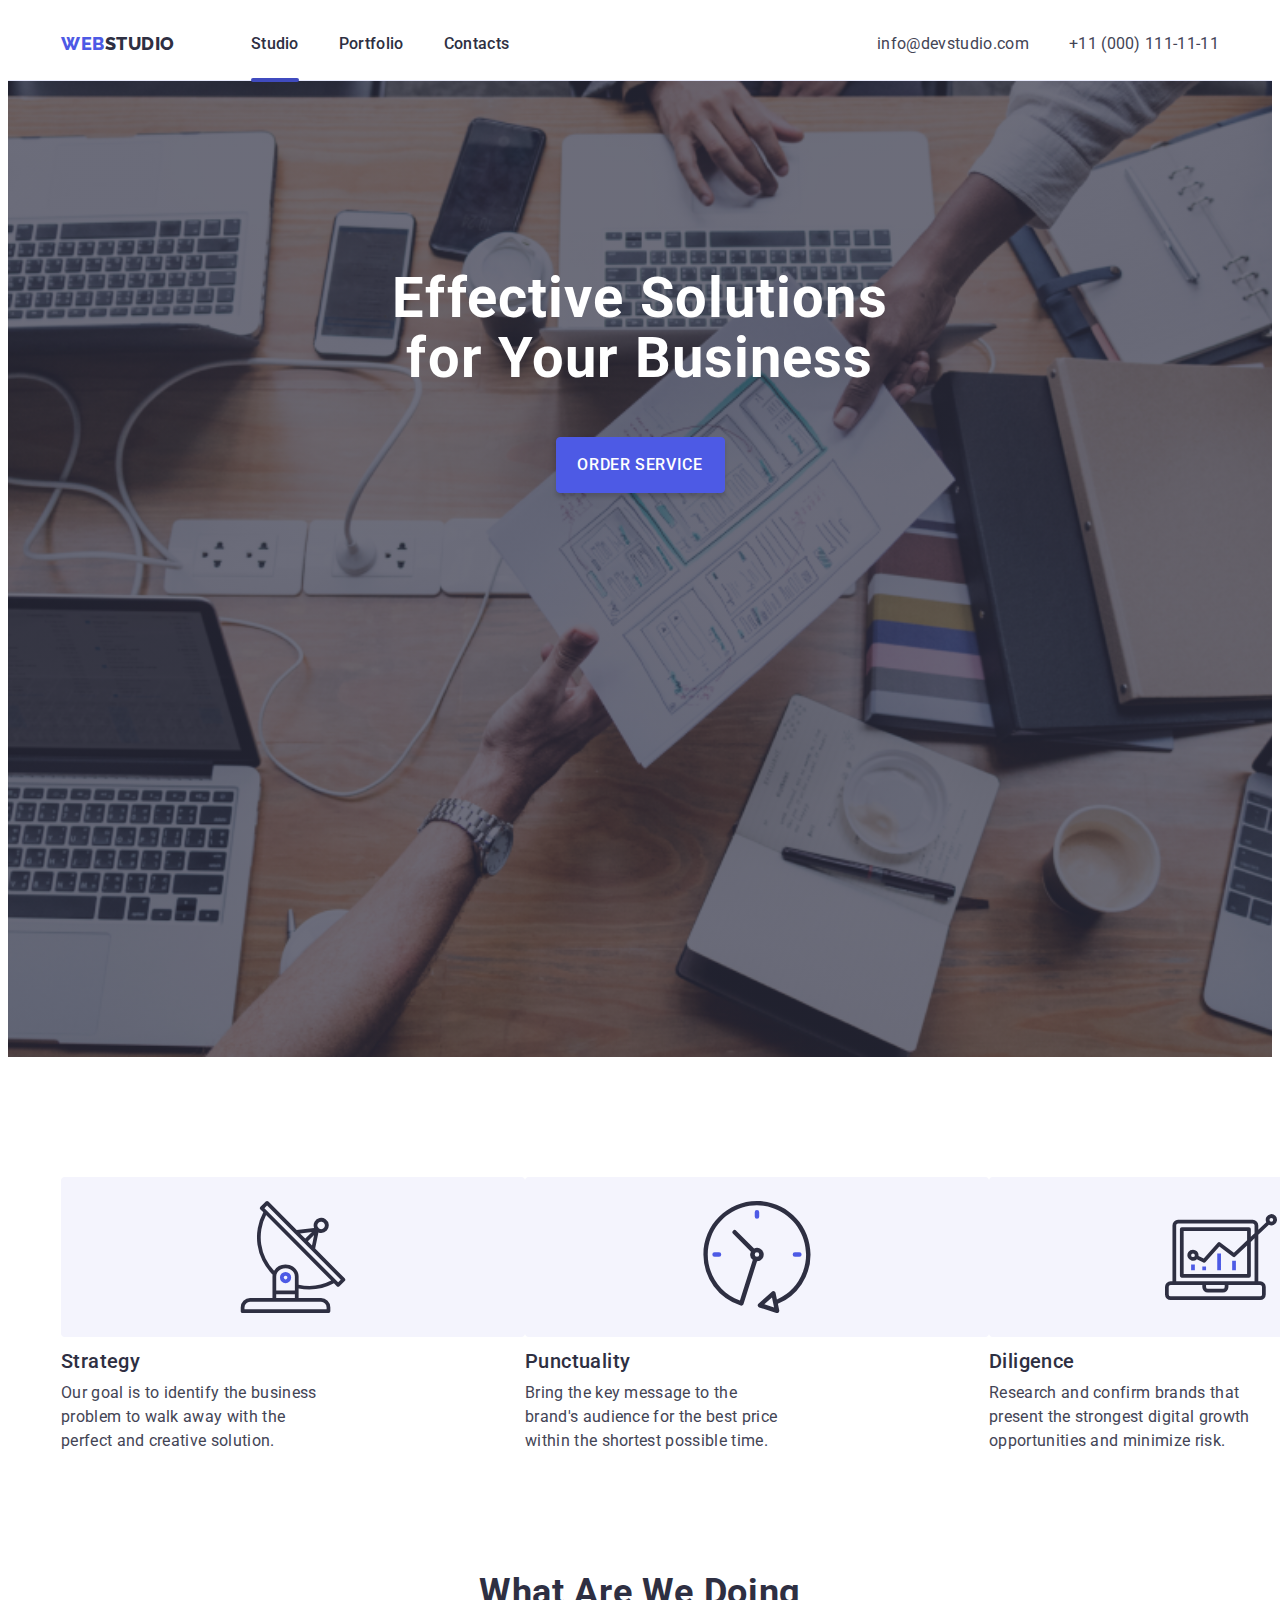
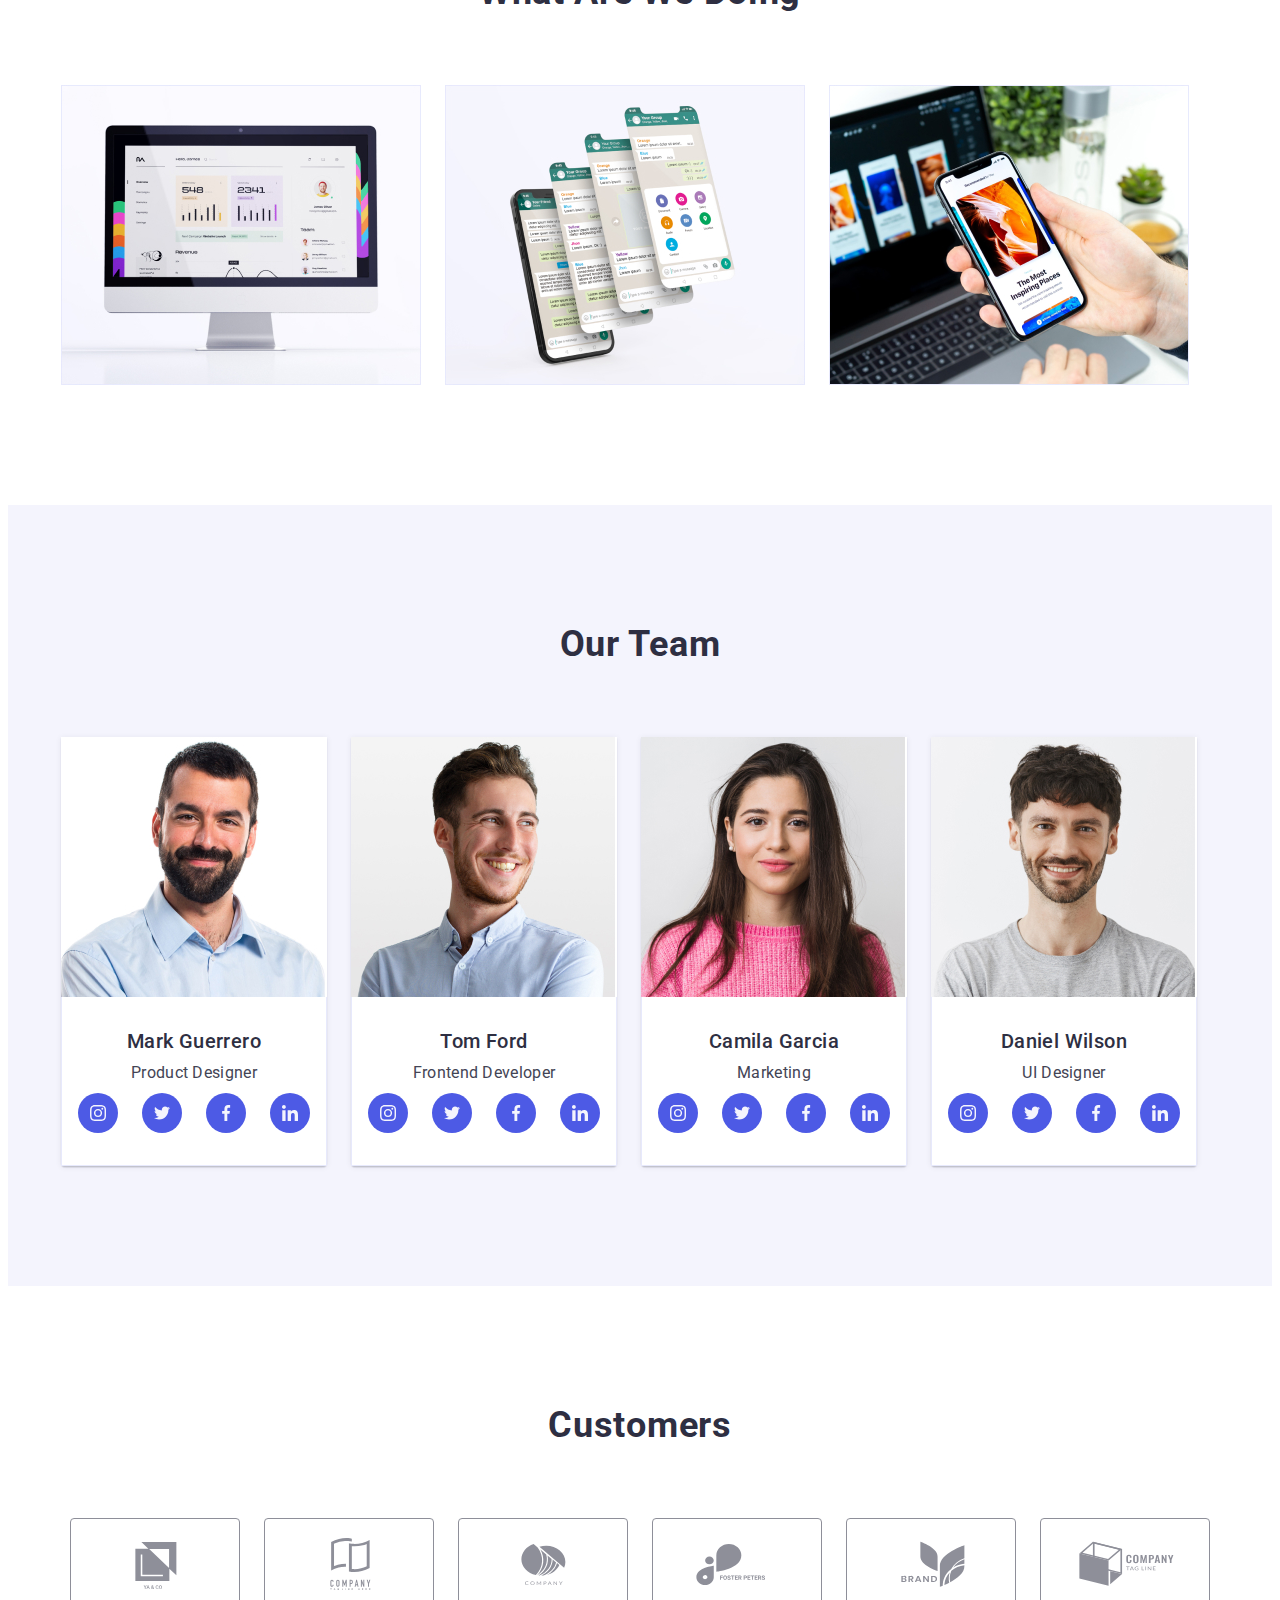
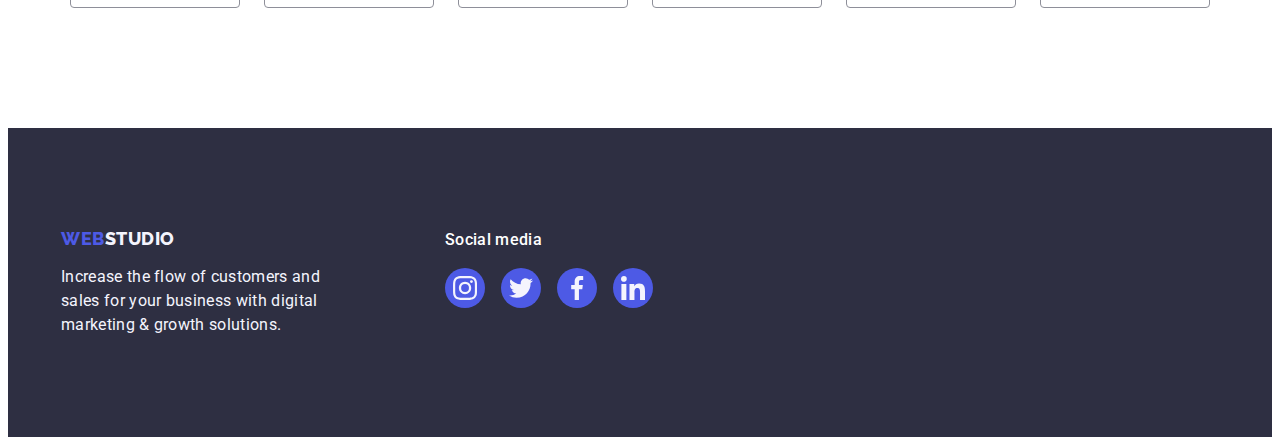
<file: index.html>
<!DOCTYPE html>
<html lang="en">
<head>
    <meta charset="UTF-8">
    <meta http-equiv="X-UA-Compatible" content="IE=edge">
    <meta name="viewport" content="width=device-width, initial-scale=1.0">
    <title>WebStudio</title>
    <link rel="preconnect" href="https://fonts.googleapis.com">
    <link rel="preconnect" href="https://fonts.gstatic.com" crossorigin>
    <link href="https://fonts.googleapis.com/css2?family=Raleway:wght@800&family=Roboto:wght@400;500;600;700&display=swap" rel="stylesheet">
    <link rel="stylesheet" href="https://cdnjs.cloudflare.com/ajax/libs/modern-normalize/1.1.0/modern-normalize.min.css" integrity="sha512-wpPYUAdjBVSE4KJnH1VR1HeZfpl1ub8YT/NKx4PuQ5NmX2tKuGu6U/JRp5y+Y8XG2tV+wKQpNHVUX03MfMFn9Q==" crossorigin="anonymous" referrerpolicy="no-referrer" />
    <link rel="stylesheet" href="./css/styles.css">
</head>
<body>
    <header class="header">
    <div class="container header-container">  
    <nav class="header-navigation">
        <a href="./index.html" class="header-logo link">Web<span class="header-span">Studio</span></a>
        <ul class="header-list list">
           <li class="header-item">
            <a class="header-link link active" href="./index.html">Studio</a>
        </li>
           <li class="header-item">
            <a class="header-link link" href="./portfolio.html">Portfolio</a>
        </li>
           <li class="header-item"><a class="header-link link" href="">Contacts</a></li>
        </ul>
    </nav>
      <address class="header-adress">
        <ul class="header-list-contacts list">
          <li class="header-item"><a class="header-contact link" href="mailto:info@devstudio.com">info@devstudio.com</a></li>
          <li class="header-item"><a class="header-contact link" href="tel:+110001111111">+11 (000) 111-11-11</a></li>
        </ul>
      </address>
    </div>  
    </header>
    <main>
        <section class="solutions">
        <div class="container">    
            <h1 class="solutions-title">Effective Solutions for Your Business</h1>
            <button class="solutions-btn" data-modal-open type="button">Order Service</button>
        </div>
        </section>
        <section class="principles">
        <div class="container">    
            <h2 hidden class="principles-title">Working principles</h2>
            
            <ul  class="principles-list list">
                <li class="principles-item">
                    <svg class="principles-feauters-icon" width="64" height="64">
                        <use href="./images/icons.svg#icon-antenna-1"></use>
                    </svg>
                    <h3 class="principles-title">Strategy</h3>
                    <p class="principles-text">Our goal is to identify the business problem to walk away with the perfect and creative solution. </p>
                
                </li>
                <li class="principles-item">
                    
                    <svg class="principles-feauters-icon" width="64" height="64">
                        <use href="./images/icons.svg#icon-clock-1"></use>
                    </svg>
                    
                    <h3 class="principles-title">Punctuality</h3>
                    <p class="principles-text">Bring the key message to the brand's audience for the best price within the shortest possible time.</p>
                
                </li>
                <li class="principles-item">
                    
                    <svg class="principles-feauters-icon" width="64" height="64">
                        <use href="./images/icons.svg#icon-diagram-1"></use>
                    </svg>
                    
                    <h3 class="principles-title">Diligence</h3>
                    <p class="principles-text">Research and confirm brands that present the strongest digital growth opportunities and minimize risk.</p>
                
                </li>
                <li class="principles-item">   
                    <svg class="principles-feauters-icon" width="64" height="64">
                        <use href="./images/icons.svg#icon-astronaut-1"></use>
                    </svg>      
                    <h3 class="principles-title">Technologies</h3>
                    <p class="principles-text">Design practice focused on digital experiences. We bring forth a deep passion for problem-solving.</p>
                
                </li>
            </ul>  
        </div>   
        </section>
            <section class="job">
            <div class="container">    
            <h2 class="job-title">What are we doing</h2>
            <ul class="job-list list">
            <li class="job-item">
                <img src="./images/computer.jpg" alt="computer" width="360" height="300">
            </li>

            <li class="job-item">
                <img src="./images/messenger.jpg" alt="mesengers" width="360" height="300">
            </li>

            <li class="job-item">
                <img src="./images/work-place.jpg" alt="smartfone" width="360" height="300">
            </li>    
            </ul>    
            </div>
        </section>
        <section class="team">
        <div class="container">
            <h2 class="team-title">Our Team</h2>
            <ul class="team-list list">
                <li class="team-item"><img src="./images/mark.jpg" alt="Mark Guerrero" width="264" height="260">
                    <div class="card-container">
                        <h3 class="team-subtitle">Mark Guerrero</h3>
                        <p class="team-text">Product Designer</p>
                        <ul class="team-soc-list list">
                            <li class="team-soc-item"><a href="" class="team-soc-link link">
                                <svg class="team-soc-icon" width="16" height="16">
                                    <use href="./images/icons.svg#icon-instagram"></use>
                                </svg>
                            </a></li>
                            <li class="team-soc-item"><a href="" class="team-soc-link link">
                                <svg class="team-soc-icon" width="16" height="16">
                                    <use href="./images/icons.svg#icon-twitter"></use>
                                </svg>
                            </a></li>
                            <li class="team-soc-item"><a href="" class="team-soc-link link">
                                <svg class="team-soc-icon" width="16" height="16">
                                    <use href="./images/icons.svg#icon-facebook"></use>
                                </svg>
                            </a></li>
                            <li class="team-soc-item"><a href="" class="team-soc-link link">
                                <svg class="team-soc-icon" width="16" height="16">
                                    <use href="./images/icons.svg#icon-linkedin"></use>
                                </svg>
                            </a></li>
                        </ul>
                    </div>
                </li>
                <li class="team-item"><img src="./images/tom.jpg" alt="Tom Ford" width="264" height="260">
                    <div class="card-container">
                        <h3 class="team-subtitle">Tom Ford</h3>
                        <p class="team-text">Frontend Developer</p>
                        <ul class="team-soc-list list">
                            <li class="team-soc-item"><a href="" class="team-soc-link link">
                                <svg class="team-soc-icon" width="16" height="16">
                                    <use href="./images/icons.svg#icon-instagram"></use>
                                </svg>
                            </a></li>
                            <li class="team-soc-item"><a href="" class="team-soc-link link">
                                <svg class="team-soc-icon" width="16" height="16">
                                    <use href="./images/icons.svg#icon-twitter"></use>
                                </svg>
                            </a></li>
                            <li class="team-soc-item"><a href="" class="team-soc-link link">
                                <svg class="team-soc-icon" width="16" height="16">
                                    <use href="./images/icons.svg#icon-facebook"></use>
                                </svg>
                            </a></li>
                            <li class="team-soc-item"><a href="" class="team-soc-link link">
                                <svg class="team-soc-icon" width="16" height="16">
                                    <use href="./images/icons.svg#icon-linkedin"></use>
                                </svg>
                            </a></li>
                        </ul>
                    </div>
                </li>
                <li class="team-item"><img src="./images/camila.jpg" alt="Camila Garcia" width="264" height="260">
                    <div class="card-container">
                        <h3 class="team-subtitle">Camila Garcia</h3>
                        <p class="team-text">Marketing</p>
                        <ul class="team-soc-list list">
                            <li class="team-soc-item"><a href="" class="team-soc-link link">
                                <svg class="team-soc-icon" width="16" height="16">
                                    <use href="./images/icons.svg#icon-instagram"></use>
                                </svg>
                            </a></li>
                            <li class="team-soc-item"><a href="" class="team-soc-link link">
                                <svg class="team-soc-icon" width="16" height="16">
                                    <use href="./images/icons.svg#icon-twitter"></use>
                                </svg>
                            </a></li>
                            <li class="team-soc-item"><a href="" class="team-soc-link link">
                                <svg class="team-soc-icon" width="16" height="16">
                                    <use href="./images/icons.svg#icon-facebook"></use>
                                </svg>
                            </a></li>
                            <li class="team-soc-item"><a href="" class="team-soc-link link">
                                <svg class="team-soc-icon" width="16" height="16">
                                    <use href="./images/icons.svg#icon-linkedin"></use>
                                </svg>
                            </a></li>
                        </ul>
                    </div>
                </li>
                <li class="team-item"><img src="./images/deniel.jpg" alt="Daniel Wilson" width="264" height="260">
                    <div class="card-container">
                        <h3 class="team-subtitle">Daniel Wilson</h3>
                        <p class="team-text">UI Designer</p>
                        <ul class="team-soc-list list">
                            <li class="team-soc-item"><a href="" class="team-soc-link link">
                                <svg class="team-soc-icon" width="16" height="16">
                                    <use href="./images/icons.svg#icon-instagram"></use>
                                </svg>
                            </a></li>
                            <li class="team-soc-item"><a href="" class="team-soc-link link">
                                <svg class="team-soc-icon" width="16" height="16">
                                    <use href="./images/icons.svg#icon-twitter"></use>
                                </svg>
                            </a></li>
                            <li class="team-soc-item"><a href="" class="team-soc-link link">
                                <svg class="team-soc-icon" width="16" height="16">
                                    <use href="./images/icons.svg#icon-facebook"></use>
                                </svg>
                            </a></li>
                            <li class="team-soc-item"><a href="" class="team-soc-link link">
                                <svg class="team-soc-icon" width="16" height="16">
                                    <use href="./images/icons.svg#icon-linkedin"></use>
                                </svg>
                            </a></li>
                        </ul>
                    </div>   
                </li>
            </ul>
        </div>
        </section>
        <section class="customers">
        <div class="container">
            <h2 class="customers-title">Customers</h4>
            <ul class="customers-list list">
                <li class="customers-item">
                <div class="customers-logos-container">
                    <a class="customers-link link" href>
                        <svg class="customers-icon" width="104" height="56">
                            <use href="./images/icons.svg#icon-Logo-0"></use>
                        </svg>
                    </a>
                </div>
                </li>
                <li class="customers-item">
                <div class="customers-logos-container">
                    <a class="customers-link link" href>
                        <svg class="customers-icon" width="104" height="56">
                            <use href="./images/icons.svg#icon-Logo-1"></use>
                        </svg>
                    </a>
                </div>
                </li>
                <li class="customers-item">
                <div class="customers-logos-container">
                    <a class="customers-link link" href>
                        <svg class="customers-icon" width="104" height="56">
                            <use href="./images/icons.svg#icon-Logo-2"></use>
                        </svg>
                    </a>
                </div>
                </li>
                <li class="customers-item">
                    <div class="customers-logos-container">
                    <a class="customers-link link" href>
                        <svg class="customers-icon" width="104" height="56">
                            <use href="./images/icons.svg#icon-Logo-3"></use>
                        </svg>
                    </a>
                </div>
                </li>
                <li class="customers-item">
                <div class="customers-logos-container">
                    <a class="customers-link link" href>
                        <svg class="customers-icon" width="104" height="56">
                            <use href="./images/icons.svg#icon-Logo-4"></use>
                        </svg>
                    </a>
                </div>
                </li>
                <li class="customers-item">
                <div class="customers-logos-container">
                    <a class="customers-link link" href>
                        <svg class="customers-icon" width="104" height="56">
                            <use href="./images/icons.svg#icon-Logo-5"></use>
                        </svg>
                    </a>
                </div>
                </li>
            </ul>
        </div>
        </section>
    </main>
    <footer class="footer">
    <div class="container footer-container">    
        <div class="footer-logotype">
            <a  class="footer-logo link" href="./index.html">Web<span class="footer-span">Studio</span></a>
            <p class="footer-text">Increase the flow of customers and sales for your business with digital marketing & growth solutions.</p>
        </div>
            <div class="footer-soc-media">
            <p class="footer-subtitle">Social media</p>
        <ul class="footer-soc-list list">
            <li class="footer-soc-item"><a href="" class="footer-soc-link link">
                <svg class="footer-soc-icon" width="24" height="24">
                    <use href="./images/icons.svg#icon-instagram"></use>
                </svg>
            </a></li>
            <li class="footer-soc-item"><a href="" class="footer-soc-link link">
                <svg class="footer-soc-icon" width="24" height="24">
                    <use href="./images/icons.svg#icon-twitter"></use>
                </svg>
            </a></li>
            <li class="footer-soc-item"><a href="" class="footer-soc-link link">
                <svg class="footer-soc-icon" width="24" height="24">
                    <use href="./images/icons.svg#icon-facebook"></use>
                </svg>
            </a></li>
            <li class="footer-soc-item"><a href="" class="footer-soc-link link">
                <svg class="footer-soc-icon" width="24" height="24">
                    <use href="./images/icons.svg#icon-linkedin"></use>
                </svg>
            </a></li>
        </ul>
        </div>
    </div>    
    </footer>
    <div class="backdrop is-hidden" data-modal>
        <div class="modal">
            <button type="button" class="modal-close" data-modal-close>
                <svg class="modal-close-icon" width="8" height="8">
                    <use href="./images/icons.svg#icon-close-black"></use>
                </svg>
            </button>
        </div>
    </div>

    <script src="./js/modal.js"></script>
</body>
</html>
</file>
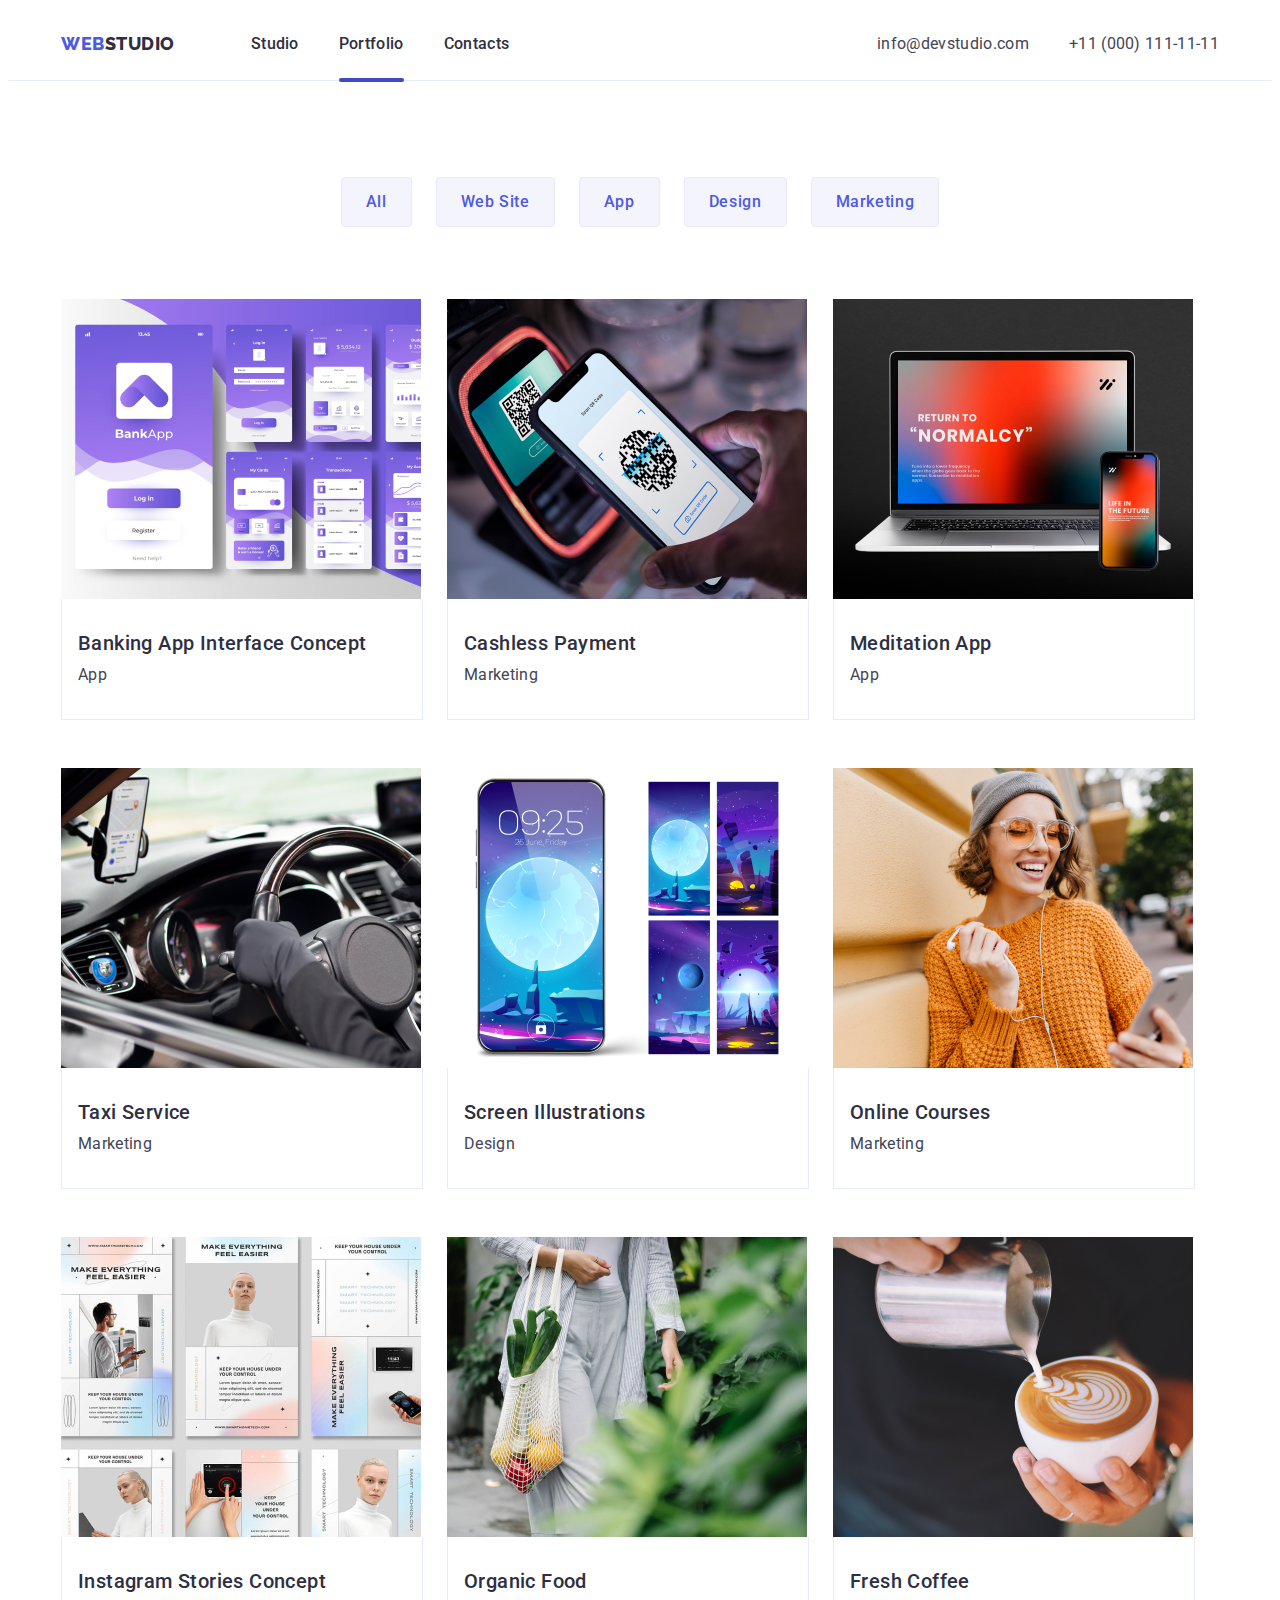
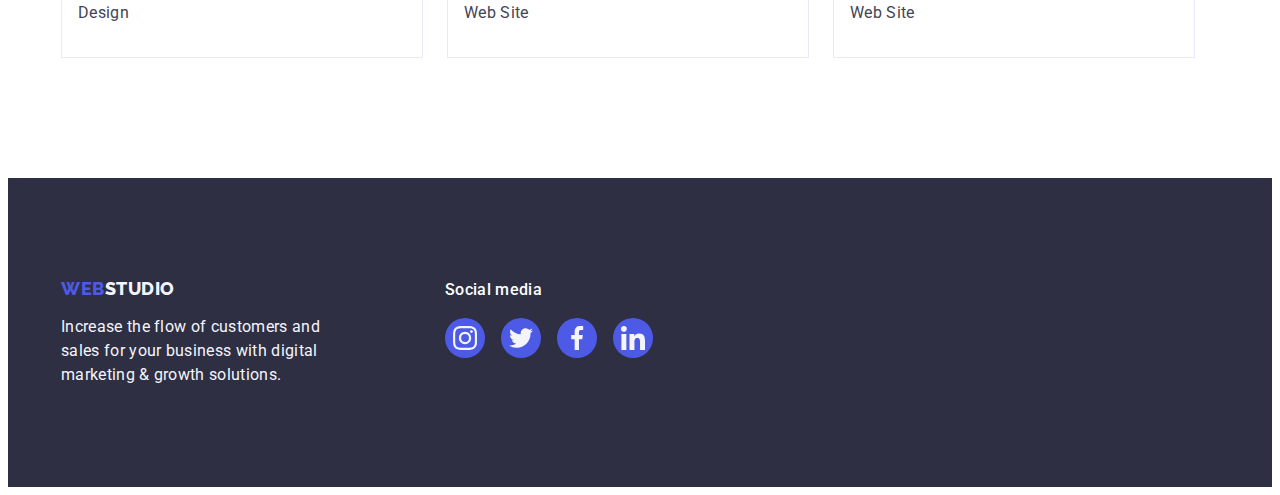
<file: portfolio.html>
<!DOCTYPE html>
<html lang="en">
<head>
    <meta charset="UTF-8">
    <meta http-equiv="X-UA-Compatible" content="IE=edge">
    <meta name="viewport" content="width=device-width, initial-scale=1.0">
    <title>Portfolio</title>
    <link rel="preconnect" href="https://fonts.googleapis.com">
    <link rel="preconnect" href="https://fonts.gstatic.com" crossorigin>
    <link href="https://fonts.googleapis.com/css2?family=Raleway:wght@800&family=Roboto:wght@400;500;600;700&display=swap" rel="stylesheet">
    <link rel="stylesheet" href="https://cdnjs.cloudflare.com/ajax/libs/modern-normalize/1.1.0/modern-normalize.min.css" integrity="sha512-wpPYUAdjBVSE4KJnH1VR1HeZfpl1ub8YT/NKx4PuQ5NmX2tKuGu6U/JRp5y+Y8XG2tV+wKQpNHVUX03MfMFn9Q==" crossorigin="anonymous" referrerpolicy="no-referrer" />
    <link rel="stylesheet" href="./css/styles.css">
</head>
<body>
    <header class="header">
        <div class="container header-container">
        <nav class="header-navigation">
            <a href="./index.html" class="header-logo link">Web<span class="header-span">Studio</span></a>
            <ul class="header-list list">
               <li class="header-item"><a class="header-link link" href="./index.html">Studio</a></li>
               <li class="header-item"><a class="header-link link active" href="./portfolio.html">Portfolio</a></li>
               <li class="header-item"><a class="header-link link" href="">Contacts</a></li>
            </ul>
        </nav>
          <address class="header-contacts">
            <ul class="header-list-contacts list">
              <li class="header-item"><a class="header-contact link" href="mailto:info@devstudio.com">info@devstudio.com</a></li>
              <li class="header-item"><a class="header-contact link" href="tel:+110001111111">+11 (000) 111-11-11</a></li>
            </ul>
          </address>
        </div>
        </header>
        <main>
            <section class="portfolio">
            <div class="container">
                <h1 hidden class="portfolio-title">Portfolio</h1>
                <ul class="portfolio-list list">
                    <li class="portfolio-item"><button class="portfolio-btn" type="button">All</button></li>
                    <li class="portfolio-item"><button class="portfolio-btn" type="button">Web Site</button></li>
                    <li class="portfolio-item"><button class="portfolio-btn" type="button">App</button></li>
                    <li class="portfolio-item"><button class="portfolio-btn" type="button">Design</button></li>
                    <li class="portfolio-item"><button class="portfolio-btn" type="button">Marketing</button></li>
                </ul>
                <ul class="portfolio-list-photo list">
                    <li class="portfolio-item-photo"><a class="portfolio-link link" href="#">
                    <div class="portfolio-cover-wrap">
                        <img src="./images/interface.jpg" alt="interface" width="360" height="300">
                    <p class="portfolio-cover-text">Lorem ipsum dolor sit amet consectetur adipisicing elit. Eum et esse aperiam quos facilis? Qui quam incidunt beatae deserunt atque odio fugiat delectus cumque tempore numquam. Aut quidem molestias reprehenderit?</p>
                    </div>
                    <div class="card-container">   
                        <h2 class="portfolio-subtitle">Banking App Interface Concept</h2>
                        <p class="portfolio-text-photo">App</p></a>
                    </div>
                    </li>
                    <li class="portfolio-item-photo"><a class="portfolio-link link" href="#">
                    <div class="portfolio-cover-wrap">
                        <img src="./images/qr.jpg" alt="qr" width="360" height="300">
                        <p class="portfolio-cover-text">Lorem ipsum dolor sit amet consectetur adipisicing elit. Ex tempore a laborum optio dolores! Amet aut repellendus blanditiis. Facilis saepe delectus, itaque voluptas aliquid commodi eligendi sapiente sunt tempora quo!</p>
                    </div>
                        <div class="card-container">
                        <h2 class="portfolio-subtitle">Cashless Payment</h2>
                        <p class="portfolio-text-photo">Marketing</p></a>
                    </div>
                    </li>
                    <li class="portfolio-item-photo"><a class="portfolio-link link" href="#">
                        <div class="portfolio-cover-wrap">
                        <img src="./images/laptop.jpg" alt="app" width="360" height="300">
                        <p class="portfolio-cover-text">Lorem ipsum dolor sit amet, consectetur adipisicing elit. Officia incidunt officiis expedita quos. Laboriosam soluta nobis explicabo illum, nam sint earum repudiandae deserunt dolor facilis nostrum cumque! Assumenda, odio in?</p>    
                        </div>
                        <div class="card-container">
                        <h2 class="portfolio-subtitle">Meditation App</h2>
                        <p class="portfolio-text-photo">App</p></a>
                    </div>
                    </li>
                    <li class="portfolio-item-photo"><a class="portfolio-link link" href="#">
                        <div class="portfolio-cover-wrap">
                        <img src="./images/car.jpg" alt="car" width="360" height="300">
                        <p class="portfolio-cover-text">Lorem ipsum dolor sit amet, consectetur adipisicing elit. Officia incidunt officiis expedita quos. Laboriosam soluta nobis explicabo illum, nam sint earum repudiandae deserunt dolor facilis nostrum cumque! Assumenda, odio in?</p>
                        </div>
                        <div class="card-container">
                        <h2 class="portfolio-subtitle">Taxi Service</h2>
                        <p class="portfolio-text-photo">Marketing</p></a>
                    </div>
                    </li>
                    <li class="portfolio-item-photo"><a class="portfolio-link link" href="#">
                        <div class="portfolio-cover-wrap">
                        <img src="./images/smartphone.jpg" alt="smartphone" width="360" height="300">
                        <p class="portfolio-cover-text">Lorem ipsum dolor sit amet, consectetur adipisicing elit. Officia incidunt officiis expedita quos. Laboriosam soluta nobis explicabo illum, nam sint earum repudiandae deserunt dolor facilis nostrum cumque! Assumenda, odio in?</p>
                        </div>
                        <div class="card-container">
                        <h2 class="portfolio-subtitle">Screen Illustrations</h2>
                        <p class="portfolio-text-photo">Design</p></a>
                    </div>
                    </li>
                    <li class="portfolio-item-photo"><a class="portfolio-link link" href="#">
                        <div class="portfolio-cover-wrap">
                        <img src="./images/woman.jpg" alt="woman" width="360" height="300">
                        <p class="portfolio-cover-text">Lorem ipsum dolor sit amet, consectetur adipisicing elit. Officia incidunt officiis expedita quos. Laboriosam soluta nobis explicabo illum, nam sint earum repudiandae deserunt dolor facilis nostrum cumque! Assumenda, odio in?</p>
                        </div>
                        <div class="card-container">
                        <h2 class="portfolio-subtitle">Online Courses</h2>
                        <p class="portfolio-text-photo">Marketing</p></a>
                    </div>
                    </li>
                    <li class="portfolio-item-photo"><a class="portfolio-link link" href="#">
                        <div class="portfolio-cover-wrap">
                        <img src="./images/instruction.jpg" alt="instruction" width="360" height="300">
                        <p class="portfolio-cover-text">Lorem ipsum dolor sit amet, consectetur adipisicing elit. Officia incidunt officiis expedita quos. Laboriosam soluta nobis explicabo illum, nam sint earum repudiandae deserunt dolor facilis nostrum cumque! Assumenda, odio in?</p>
                        </div>
                        <div class="card-container">
                        <h2 class="portfolio-subtitle">Instagram Stories Concept</h2>
                        <p class="portfolio-text-photo">Design</p></a>
                    </div>
                    </li>
                    <li class="portfolio-item-photo"><a class="portfolio-link link" href="#">
                        <div class="portfolio-cover-wrap">
                        <img src="./images/grocceries.jpg" alt="grocceries" width="360" height="300">
                        <p class="portfolio-cover-text">Lorem ipsum dolor sit amet, consectetur adipisicing elit. Officia incidunt officiis expedita quos. Laboriosam soluta nobis explicabo illum, nam sint earum repudiandae deserunt dolor facilis nostrum cumque! Assumenda, odio in?</p>
                        </div>
                        <div class="card-container">
                        <h2 class="portfolio-subtitle">Organic Food</h2>
                        <p class="portfolio-text-photo">Web Site</p></a>
                    </div>
                    </li>
                    <li class="portfolio-item-photo"><a class="portfolio-link link" href="#">
                        <div class="portfolio-cover-wrap">
                        <img src="./images/cofee.jpg" alt="cofee" width="360" height="300">
                        <p class="portfolio-cover-text">Lorem ipsum dolor sit amet, consectetur adipisicing elit. Officia incidunt officiis expedita quos. Laboriosam soluta nobis explicabo illum, nam sint earum repudiandae deserunt dolor facilis nostrum cumque! Assumenda, odio in?</p>
                        </div>
                        <div class="card-container">
                        <h2 class="portfolio-subtitle">Fresh Coffee</h2>
                        <p class="portfolio-text-photo">Web Site</p></a>
                    </div>
                    </li>
                </ul>
            </div>
            </section>
        </main>
        <footer class="footer">
            <div class="container footer-container">    
                <div class="footer-logotype">
                    <a  class="footer-logo link" href="./index.html">Web<span class="footer-span">Studio</span></a>
                    <p class="footer-text">Increase the flow of customers and sales for your business with digital marketing & growth solutions.</p>
                </div>
                    <div class="footer-soc-media">
                    <p class="footer-subtitle">Social media</p>
                <ul class="footer-soc-list list">
                    <li class="footer-soc-item"><a href="" class="footer-soc-link link">
                        <svg class="footer-soc-icon" width="24" height="24">
                            <use href="./images/icons.svg#icon-instagram"></use>
                        </svg>
                    </a></li>
                    <li class="footer-soc-item"><a href="" class="footer-soc-link link">
                        <svg class="footer-soc-icon" width="24" height="24">
                            <use href="./images/icons.svg#icon-twitter"></use>
                        </svg>
                    </a></li>
                    <li class="footer-soc-item"><a href="" class="footer-soc-link link">
                        <svg class="footer-soc-icon" width="24" height="24">
                            <use href="./images/icons.svg#icon-facebook"></use>
                        </svg>
                    </a></li>
                    <li class="footer-soc-item"><a href="" class="footer-soc-link link">
                        <svg class="footer-soc-icon" width="24" height="24">
                            <use href="./images/icons.svg#icon-linkedin"></use>
                        </svg>
                    </a></li>
                </ul>
                </div>
            </div>    
            </footer>
</body>
</html>
</file>
<file: css/styles.css>
:root{
    --title-color: #2E2F42;
    --text-color: #434455;
}

p,
h1,
h2,
h3,
h4,
h5,
h6 {
    margin: 0;
}


ul {
    margin: 0;
    padding-left: 0;
}

.container {
    max-width: 1158px;
    padding-left: 15px;
    padding-right: 15px;
    margin: 0 auto;
}

body {
   font-family: "Roboto", sans-serif;
   color: var(--text-color);
   background-color: #ffffff;
   
}

.list{
   list-style: none;
} 

.link{
    text-decoration: none;

}

.header {
    background-color: #ffffff;
    border-bottom: 1px solid #E7E9FC; 
    padding-top: 24px;
    padding-bottom: 24px;
}

.header-container {
display: flex;
align-items: center;
} 

.header-navigation {
display: flex;
align-items: center;
margin-right: auto;
}

.header-logo {
    font-family: "Raleway", sans-serif;
    font-weight: 800;
    font-size: 18px;
    line-height: 1.17;
    letter-spacing: 0.03em;
    text-transform: uppercase;
    color: #4d5ae5;
    margin-right: 76px;
}

.header-span {
    color: var(--title-color);
}

.header-list {
display: flex;
gap: 40px;
}

.header-item {

}


.header-link {
    font-weight: 500;
    font-size: 16px;
    line-height: 1.5;
    letter-spacing: 0.02em;
    color: var(--title-color);
    transition: color 250ms cubic-bezier(0.4, 0, 0.2, 1);
}

.header-link:hover {
    color: #404BBF;

    
}
.header-link:focus {
    color: #404BBF;

}

.active {
    position: relative;
}


.active::after {
    content: "";
    width: 100%;
    height: 4px;
    background-color: #404BBF;
    border-radius: 2px;
    position: absolute;
    left: 0;
    top: 44px;
}


.header-list-contacts {
    display: flex;
}

.header-adress {
    font-style: normal;
    
}

.header-contacts {
    font-style: normal;
}

.header-contact {
    font-size: 16px;
    line-height: 1.5;
    letter-spacing: 0.02em;
    color: var(--text-color);
    font-style: normal;
    margin-left: 40px;
    transition: color 250ms cubic-bezier(0.4, 0, 0.2, 1);
}
.header-contact:hover {
    color: #404BBF;

}
.header-contact:focus {
    color: #404BBF;

}

.solutions {
    height: 600px;
    background-color: var(--title-color);
    background-image: linear-gradient(
        rgba(46, 47, 66, 0.7),
        rgba(46, 47, 66, 0.7)
    ),
    url(../images/solutions-bg.jpg);
    background-repeat: no-repeat;
    background-position: center;
    background-size: cover;
    padding-top: 188px;
    padding-bottom: 188px;
    text-align: center;
    
}


.solutions-title {
    font-size: 56px;
    line-height: 1.07;
    letter-spacing: 0.02em;
    color: #ffffff;
    width: 496px;
    margin: 0 auto;
    margin-bottom: 48px;
}

.solutions-btn {
    min-width: 169px;
    height: 56px;
    font-family: inherit;
    font-weight: 500;
    font-size: 16px;
    line-height: 1.5;
    letter-spacing: 0.04em;
    text-transform: uppercase;
    color: #ffffff;
    background-color: #4D5AE5;
    cursor: pointer;
    border-radius: 4px;
    border: 1px solid #4D5AE5;
    box-shadow: 0px 4px 4px rgba(0, 0, 0, 0.15);
    display: block;
    margin: 0 auto;
    transition: background-color 250ms cubic-bezier(0.4, 0, 0.2, 1);
}

.solutions-btn:hover{
    background-color: #404BBF;

}
.solutions-btn:focus{
    background-color: #404BBF;

}

.principles {
    background-color: #ffffff;
    padding-top: 120px;
    padding-bottom: 120px;
}

.principles-list {
    display: flex;
    width: calc ((100% - 24px) / 3);
    
}


.principles-feauters-icon {
    width: 264px;
    height: 112px;
    padding: 24px 100px;
    background-color:#F4F4FD;
    border-radius: 4px;
    margin-bottom: 8px;
    
}

.principles-item {

}

.principles-title {
    font-weight: 500;
    font-size: 20px;
    line-height: 1.2;
    letter-spacing: 0.02em;
    color: var(--title-color);
    margin-bottom: 8px;
}

.principles-text {
    width: 264px;
    font-size: 16px;
    line-height: 1.5;
    letter-spacing: 0.02em;
    color: var(--text-color);
    margin-right: 24px;
}


.job {
    background-color: #ffffff;


    padding-bottom: 120px;
}

.job-title {
    font-size: 36px;
    line-height: 1.11;
    letter-spacing: 0.02em;
    text-align: center;
    text-transform: capitalize;
    color: var(--title-color);
    margin-bottom: 72px;
}

.job-list {
    display: flex;
    gap: 24px;


}

.job-item {

}


.team {
    background-color: #F4F4FD;
    padding-top: 120px;
    padding-bottom: 120px;
}

.team-title {
    font-size: 36px;
    line-height: 1.11;
    letter-spacing: 0.02em;
    text-align: center;
    text-transform: capitalize;
    color: var(--title-color);
    margin-bottom: 72px;
}

.team-list {
    display: flex;
    gap: 24px;
}

.team-item {
    background-color: #ffffff;
    border-radius: 0px 0px 4px 4px;
    box-shadow: 0px 1px 6px rgba(46, 47, 66, 0.08), 
    0px 1px 1px rgba(46, 47, 66, 0.16), 
    0px 2px 1px rgba(46, 47, 66, 0.08);
}

.card-container {
    padding: 32px 16px;
}

.team-subtitle {
    font-weight: 500;
    font-size: 20px;
    line-height: 1.2;
    letter-spacing: 0.02em;
    text-transform: capitalize;
    text-align: center;
    color: var(--title-color);
}

.team-text {
    font-size: 16px;
    line-height: 1.5;
    letter-spacing: 0.02em;
    text-align: center;
    color: var(--text-color);
    margin-top: 8px;
    margin-bottom: 8px;
}

.team-soc-list {
    display: flex;
    justify-content: center;
    gap: 24px;
}

.team-soc-item {
    width: 40px;
    height: 40px;
}

.team-soc-link {
    width: 100%;
    height: 100%;
    border-radius: 50%;
    background-color: #4D5AE5;
    display: flex;
    align-items: center;
    justify-content: center;
    color: #F4F4FD;
    transition: background-color 250ms cubic-bezier(0.4, 0, 0.2, 1);
}

.team-soc-link:hover {
    background-color: #404BBF;
}

.team-soc-link:focus {
    background-color: #404BBF;
    
}

.team-soc-icon {
    fill: currentColor;
}

.customers {
    padding-top: 120px;
    padding-bottom: 120px;
}

.customers-logos-container {
    padding: 16px 32px;
}

.customers-title {
    font-size: 36px;
    line-height: 1.11;
    text-align: center;
    letter-spacing: 0.02em;
    text-transform: capitalize;
    color: #2E2F42;
    margin-bottom: 72px;
}

.customers-list {
    display: flex;
    justify-content: center;
    gap: 24px;
}

.customers-item {
    width: 168px;
    height: 88px;
    display: flex;
    justify-content: center;
    align-items: center;
    border: 1px solid #8E8F99;
    border-radius: 4px;
}

.customers-link {
    width: 168px;
    height: 88px;
    color: #8E8F99;
    display: flex;
    justify-content: center;
    align-items: center;
    transition: color 250ms cubic-bezier(0.4, 0, 0.2, 1);
}

.customers-link:hover {
    border: 1px solid #404BBF;
    border-radius: 4px;
    color: #404BBF;
}


.customers-icon {
    fill: currentColor;
    width: 104px;
    height: 56px;
}



.footer {
    background-color: var(--title-color);
    padding-top: 100px;
    padding-bottom: 100px;

}

.footer-container {
display: flex;
}

.footer-logotype {
margin-right: 120px;
}


.footer-logo {
    font-family: "Raleway", sans-serif;
    font-weight: 800;
    font-size: 18px;
    line-height: 1.17;
    letter-spacing: 0.03em;
    text-transform: uppercase;
    color: #4d5ae5;
}

.footer-span {
    color: #F4F4FD;
}

.footer-text {
    width: 264px;
    font-size: 16px;
    line-height: 1.5;
    letter-spacing: 0.02em;
    color: #F4F4FD;;
    margin-top: 16px;
}

.footer-soc-media {

}

.footer-subtitle {
    font-weight: 500;
    font-size: 16px;
    line-height: 1.5;
    letter-spacing: 0.02em;
    color: #FFFFFF;
    margin-bottom: 16px;
} 

.footer-soc-list {
display: flex;
gap: 16px;
}

.footer-soc-item {
    width: 40px;
    height: 40px;
}

.footer-soc-link {
    width: 100%;
    height: 100%;
    border-radius: 50%;
    background-color: #4D5AE5;
    display: flex;
    align-items: center;
    justify-content: center;
    color: #F4F4FD;
    transition: background-color 250ms cubic-bezier(0.4, 0, 0.2, 1);
}

.footer-soc-link:hover {
    background-color: #31D0AA;
    
}

.footer-soc-link:focus {
    background-color: #31D0AA;
    
}

.footer-soc-icon {
    fill: currentColor;
}

.header-container-portfolio {
    
}

.portfolio {
    padding-top: 96px;
    padding-bottom: 120px;
    
}


.portfolio-title {
}

.portfolio-list {
    display: flex;
    justify-content: center;
    gap: 24px;
}

.portfolio-item {
}

.portfolio-btn {
    font-family: inherit;
    font-weight: 500;
    font-size: 16px;
    line-height: 1.5;
    text-align: center;
    letter-spacing: 0.04em;
    color: #4D5AE5;
    cursor: pointer;
    background-color: #F4F4FD;
    border: 1px solid #E7E9FC;
    border-radius: 4px;
    padding: 12px 24px;
    transition: background-color 250ms cubic-bezier(0.4, 0, 0.2, 1), color 250ms cubic-bezier(0.4, 0, 0.2, 1), box-shadow 250ms cubic-bezier(0.4, 0, 0.2, 1), border 250ms cubic-bezier(0.4, 0, 0.2, 1);
}

.portfolio-btn:hover{
    color: #FFFFFF;
    background-color: #404BBF;
    box-shadow: 0px 3px 1px rgba(0, 0, 0, 0.1),
    0px 2px 1px rgba(0, 0, 0, 0.08),
    0px 2px 2px rgba(0, 0, 0, 0.12);

}
.portfolio-btn:focus{
    color: #FFFFFF;
    background-color: #404BBF;
    box-shadow: 0px 3px 1px rgba(0, 0, 0, 0.1),
    0px 2px 1px rgba(0, 0, 0, 0.08),
    0px 2px 2px rgba(0, 0, 0, 0.12);

}  

.list {
    list-style: none;
    padding: 0;
    margin: 0;
}

.portfolio-list-photo {
    display: flex;
    flex-wrap: wrap;
    margin-top: 72px;
}


img {
    display: block;
}


.portfolio-item-photo {
    flex-basis: calc(100% / 3 - 24px);
    margin-right: 24px;
    margin-bottom: 48px;
    transition: box-shadow 250ms cubic-bezier(0.4, 0, 0.2, 1);
}

.portfolio-link {

}

.portfolio-item-photo:hover .portfolio-cover-text {
    transform: translate(0);
}

.portfolio-item-photo:focus .portfolio-cover-text {
    transform: translate(0);
}


.portfolio-cover-wrap {
    position: relative;
    overflow: hidden;
}

.portfolio-cover-text {
    position: absolute;
    top: 0;
    font-size: 16px;
    line-height: 1.5;
    letter-spacing: 0.02em;
    color: #F4F4FD;
    background-color: #4D5AE5;
    padding: 40px 32px;
    height: 100%;
    transform: translateY(100%);
    transition: transform 250ms cubic-bezier(0.4, 0, 0.2, 1);
}

.portfolio-item-photo:hover {
    box-shadow: 0px 1px 6px rgba(46, 47, 66, 0.08),
    0px 1px 1px rgba(46, 47, 66, 0.16),
    0px 2px 1px rgba(46, 47, 66, 0.08);

}

.portfolio-item-photo:nth-child(3n) {
    margin-right: 0;
}

.portfolio-item-photo:nth-child(n+7) {
    margin-bottom: 0;
}


.card-container {
    border-right: 1px solid #E7E9FC;
    border-left: 1px solid #E7E9FC;
    border-bottom: 1px solid #E7E9FC;
    
}



.portfolio-subtitle {
    font-weight: 500;
    font-size: 20px;
    line-height: 1.2;
    letter-spacing: 0.02em;
    color: var(--title-color);
}

.portfolio-text-photo {
    font-size: 16px;
    line-height: 1.5;
    letter-spacing: 0.02em;
    color: var(--text-color);
    margin-top: 8px;
}

.backdrop {
    position: fixed;
    top: 0;
    width: 100%;
    height: 100%;
    background-color: rgba(23, 26, 36, 0.432);
    transition: opacity 250ms cubic-bezier(0.4, 0, 0.2, 1), visibility 250ms cubic-bezier(0.4, 0, 0.2, 1);
}

.modal {
    width: 408px;
    min-height: 576px;
    background-color: #FCFCFC;
    border-radius: 4px;
    position: absolute;
    top: 50%;
    left: 50%;
    transform: translate(-50%, -50%) scale(1);
    transition: transform 250ms cubic-bezier(0.4, 0, 0.2, 1);
    padding: 20px;
}

.backdrop.is-hidden .modal {
    transform: translate(-50%, -50%) scaleX(0);

}

.modal-close {
    position: absolute;
    top: 24px;
    right: 24px;
    display: block;
    margin-left: auto;
    width: 24px;
    height: 24px;
    color: #2E2F42;
    background-color: #E7E9FC;
    border-radius: 50%;
    border: 1px solid rgba(0, 0, 0, 0.1);
    cursor: pointer;
    transition: background-color 250ms cubic-bezier(0.4, 0, 0.2, 1);
}

.modal-close-icon {
    fill: currentColor;

}

.modal-close:hover {
    background-color: #404BBF;
    color:#ffffff
}

.modal-close:focus {
    background-color: #404BBF;
    color:#ffffff
}

.is-hidden {
    opacity: 0;
    visibility: hidden;
    pointer-events: none;
}
</file>
